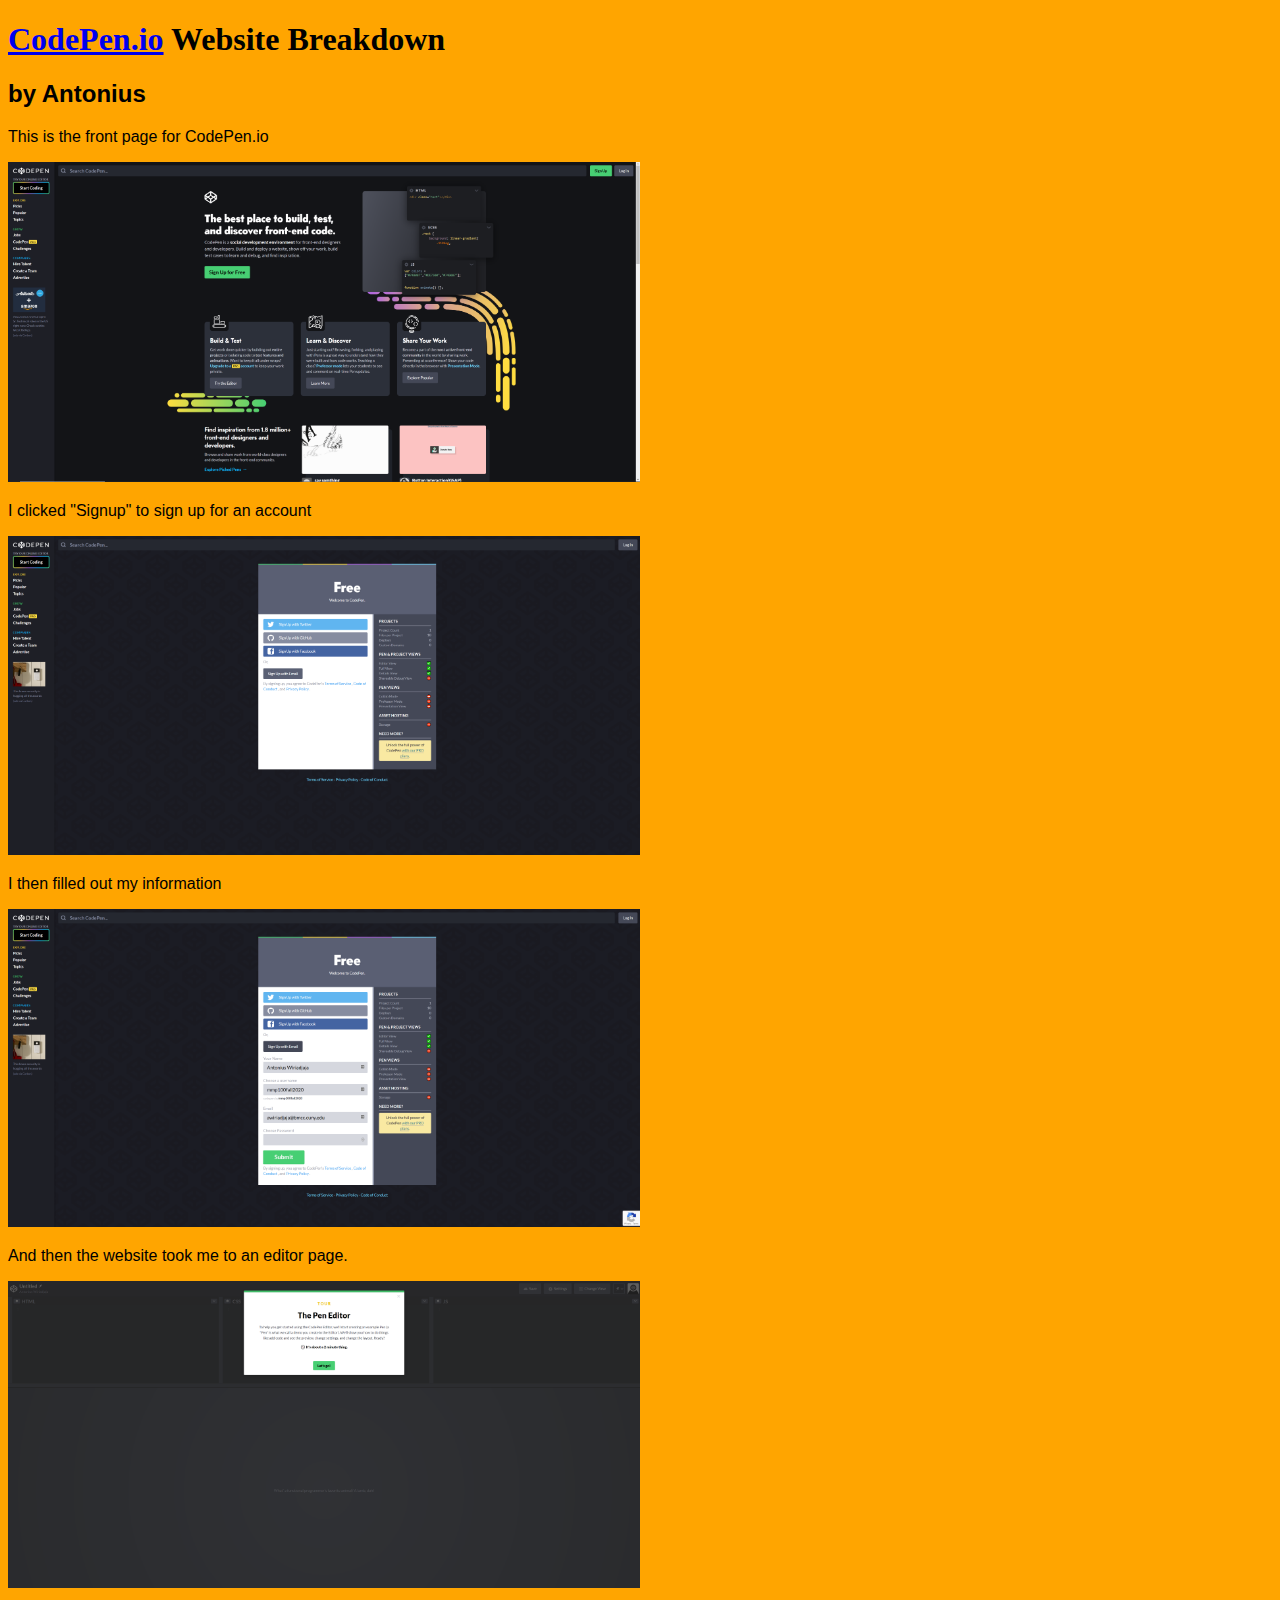
<file: website-breakdown/index.html>
<!DOCTYPE html>
<html>
<head>
	<title>Codepen Website Breakdown</title>
	<link rel="stylesheet" href="style.css">
</head>
<body>
	<h1><a href="https://codepen.io/">CodePen.io</a> Website Breakdown</h1>
	<h2>by Antonius</h2>
	<p>This is the front page for CodePen.io</p>
	<img src="images/codepen1.png">
	<p>I clicked "Signup" to sign up for an account</p>
	<img src="images/codepen2.png">
	<p>I then filled out my information</p>
	<img src="images/codepen3.png">
	<p>And then the website took me to an editor page.</p>
	<img src="images/codepen4.png">
</body>
</html>
</file>
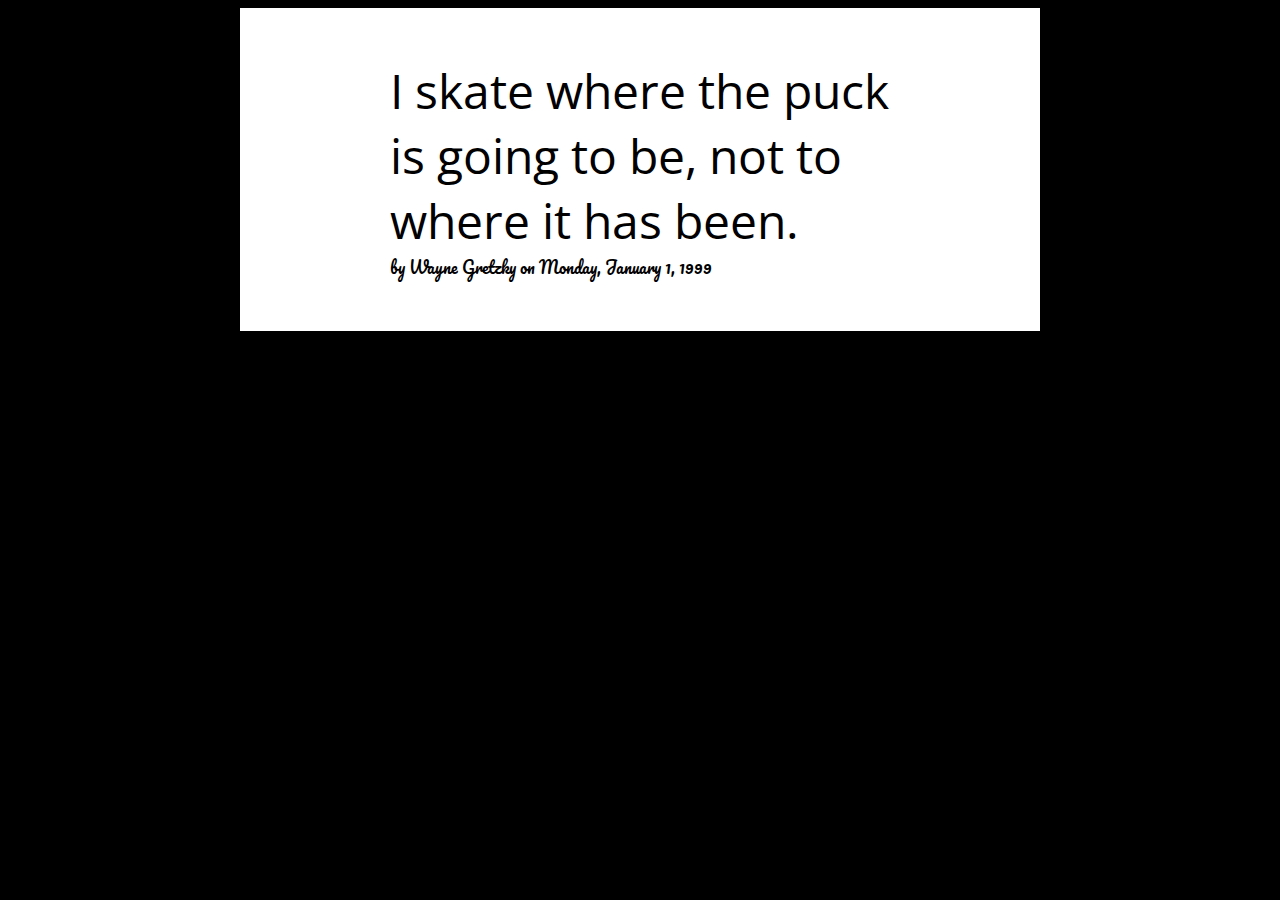
<file: unit3/typography/index.html>
<!DOCTYPE html>
<html>
<head>
	<title>Typography Example</title>
	<link href="style.css" rel="stylesheet" type="text/css">
</head>
<body>
	<div id="container">
		<div id="posts">
			<div class="post">
				<div class="post-text">I skate where the puck is going to be, not to where it has been.</div>
				<div class="post-info">
					by <span class="post-author">Wayne Gretzky</span>
					<span class="post-date">on Monday, January 1, 1999</span>
				</div>
			</div>
		</div>
	</div>
</body>
</html>
</file>
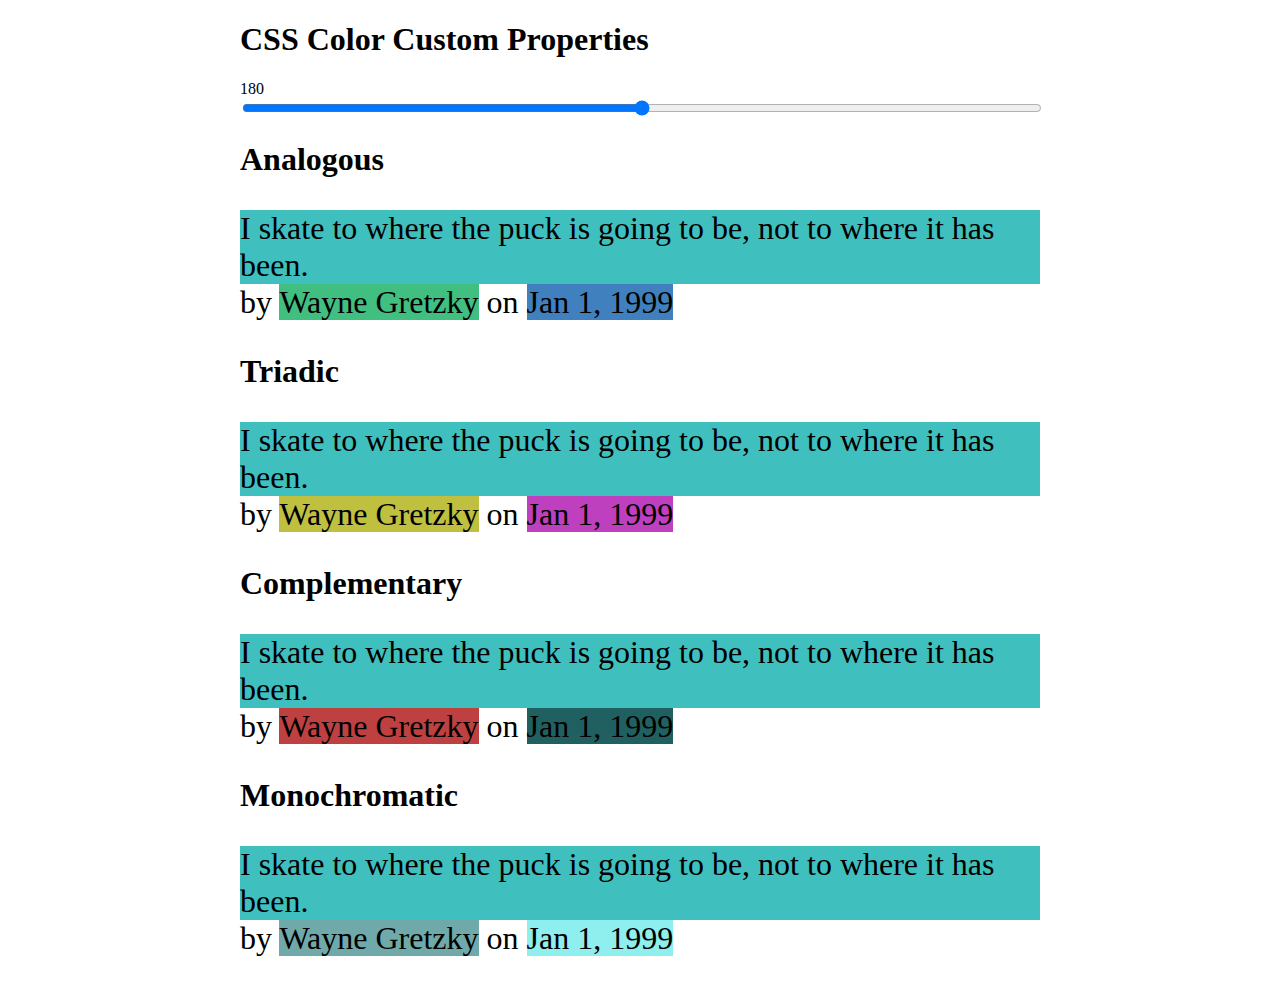
<file: unit5/hsl/index.html>
<!DOCTYPE html>
<html lang="en" >
<head>
  <meta charset="UTF-8">
  <title>Custom Properties HSL</title>
  <link rel="stylesheet" href="./style.css">

</head>
<body>

<div id="container">
  <div><h1>CSS Color Custom Properties</h1></div>
  <div>
    <div id="hue-value">180</div>
    <input type="range" min="0" max="360" value="180" step="1" id="select-hue">
  </div>
  
  <div><h1>Analogous</h1></div>
  <div class="post" id="analogous">
        <div class="post-text">I skate to where the puck is going to be, not to where it has been.</div>
        by <span class="post-author">Wayne Gretzky</span>
        on <span class="post-date">Jan 1, 1999</span>
      </div>

  <div><h1>Triadic</h1></div>
  <div class="post" id="triadic">
        <div class="post-text">I skate to where the puck is going to be, not to where it has been.</div>
        by <span class="post-author">Wayne Gretzky</span>
        on <span class="post-date">Jan 1, 1999</span>
      </div>

  <div><h1>Complementary</h1></div>
  <div class="post" id="complementary">
        <div class="post-text">I skate to where the puck is going to be, not to where it has been.</div>
        by <span class="post-author">Wayne Gretzky</span>
        on <span class="post-date">Jan 1, 1999</span>
      </div>

  <div><h1>Monochromatic</h1></div>
  <div class="post" id="monochromatic">
        <div class="post-text">I skate to where the puck is going to be, not to where it has been.</div>
        by <span class="post-author">Wayne Gretzky</span>
        on <span class="post-date">Jan 1, 1999</span>
      </div>

</div>

  <script  src="./script.js"></script>

</body>
</html>
</file>
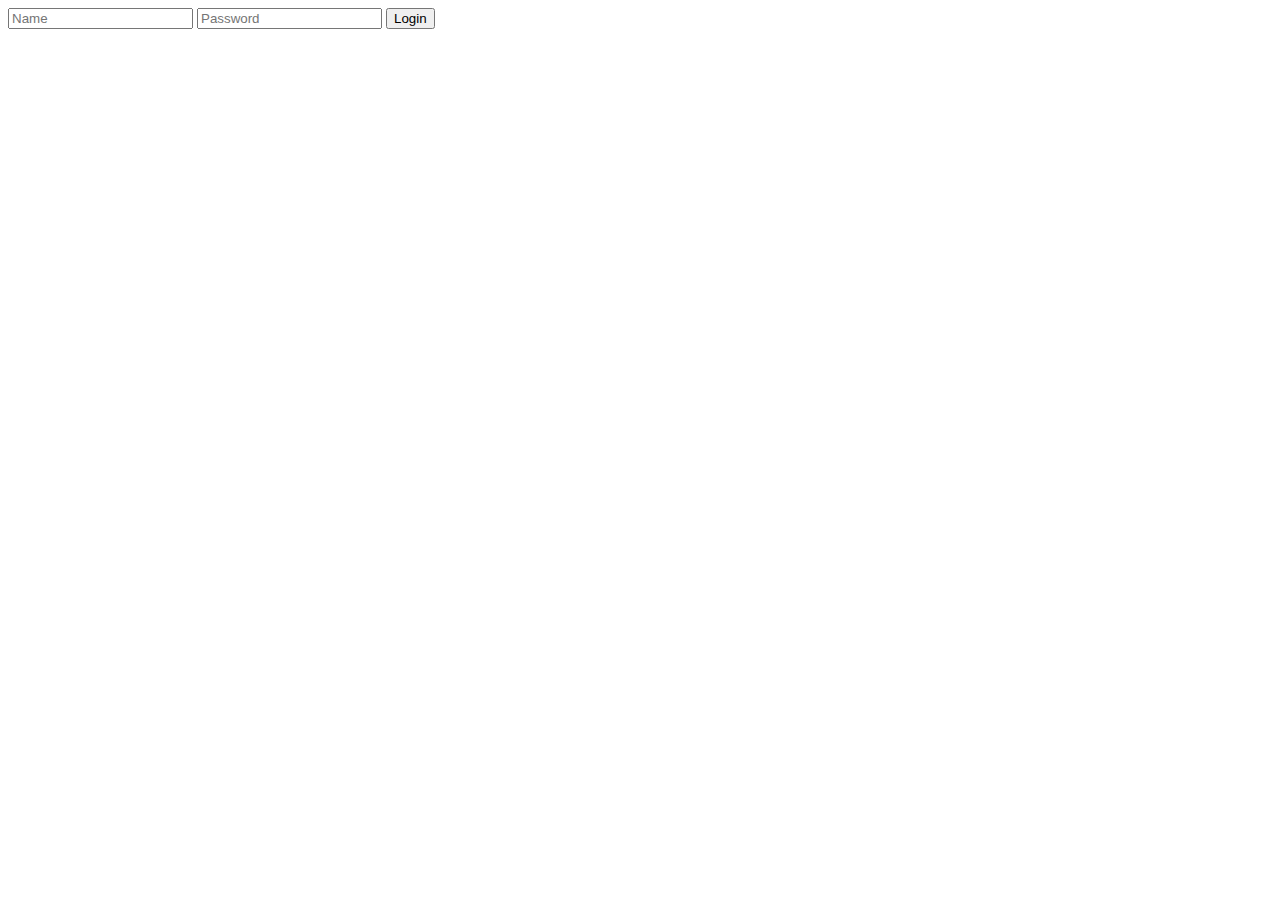
<file: unit2/textinput/input.html>
<!-- this is my text input html file -->
<!DOCTYPE html>
<html>
<head>
</head>
<body>
	<input id="name" type="text" placeholder="Name">
	<input id="password" type="password" placeholder="Password">
	<button id="login-button">Login</button>
	<p id="login-message"></p>
	<script src="inputEvent.js"></script>
</body>
</html>
</file>
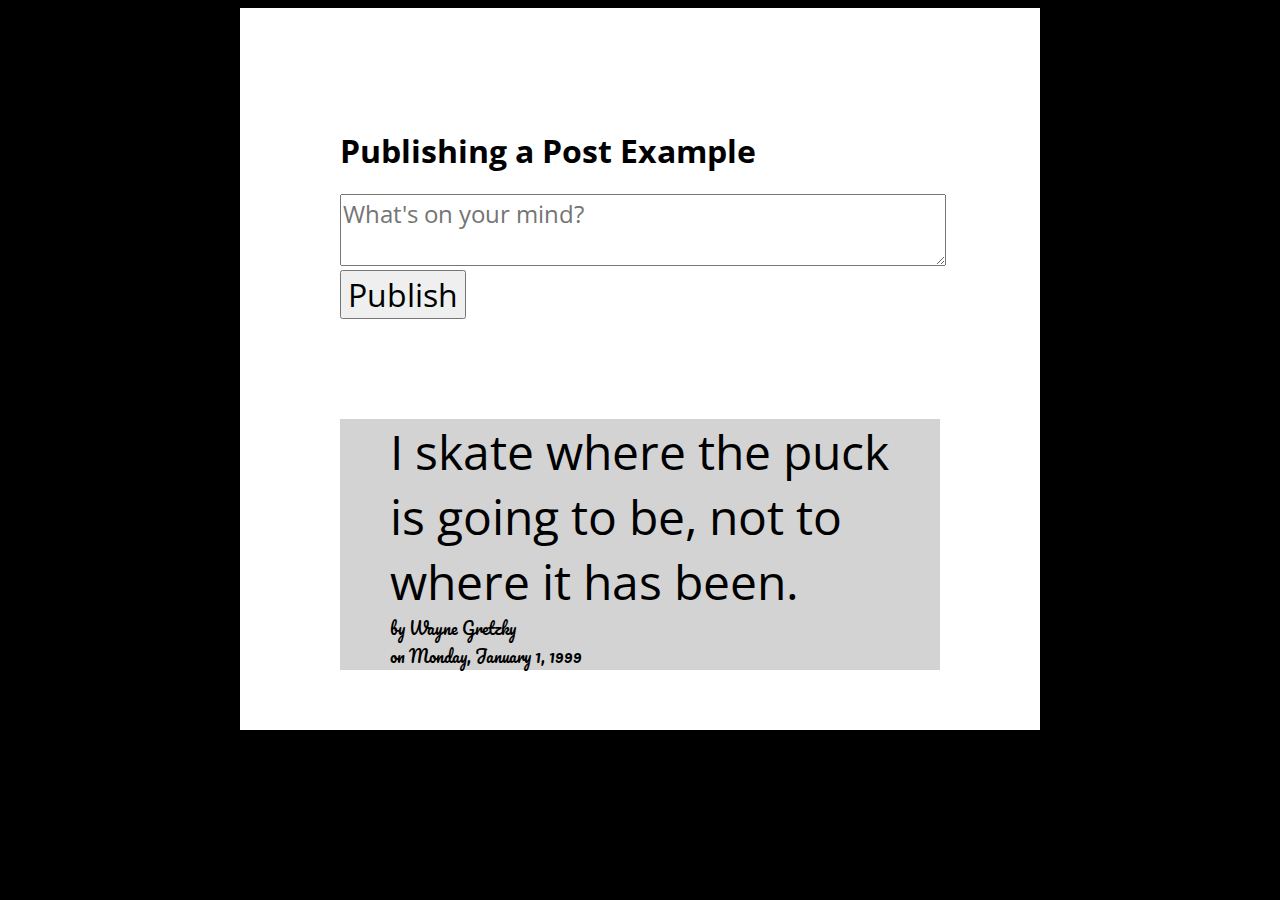
<file: unit4/publish/posts.html>
<!DOCTYPE html>
<html>
<head>
	<title>Publish Example</title>
	<link href="style.css" rel="stylesheet" type="text/css">
</head>
<body>
	<div id="container">

		<div id="heading">
			<h1>Publishing a Post Example</h1>
		</div>

		<!-- elements to let users write a new post -->
		<div id="write-post">
			<div>
				<textarea id="post-body" placeholder="What's on your mind?"></textarea></div>
			<div>
				<button id="submit-post">Publish</button>
			</div>
		</div>

		<!-- elements to show the posts -->
		<div id="posts">
			<div class="post">
				<div class="post-text">I skate where the puck is going to be, not to where it has been.</div>
				<div class="post-info">
					by <span class="post-author">Wayne Gretzky</span>
					<div class="post-date">on Monday, January 1, 1999</div>
				</div>
			</div>
		</div>

	</div> <!-- end of container -->

	<!-- Scripts -->
	<script src="js/publish.js"></script>

</body>
</html>
</file>
<file: website-breakdown/style.css>
body {
	font-family: Helvetica;
	background-color: orange;
	color: black;
}

h1 {
	font-family: Impact;
	color: black;
}

img {
	width: 50%;
	height: auto;
}
</file>
<file: unit3/typography/style.css>
@import "css/main.css";
@import "css/typography-3.css";

/* typographic pairing 1 */
@import url('https://fonts.googleapis.com/css2?family=Oswald&family=Raleway:ital@0;1&display=swap');
/* typographic pairing 2 */
@import url('https://fonts.googleapis.com/css2?family=Black+Ops+One&family=Lato&display=swap');
/* typographic pairing 3 */
@import url('https://fonts.googleapis.com/css2?family=Open+Sans&family=Pacifico&display=swap');
</file>
<file: unit5/hsl/style.css>
:root {
  --master-hue: 180;
}

#container {
  max-width: 800px;
  margin-left: auto;
  margin-right: auto;
}

#select-hue{
  width:100%
}

#analogous {
  --main-hue: var(--master-hue);
  --accent-one-hue: calc(var(--main-hue) - 30);
  --accent-two-hue: calc(var(--main-hue) + 30);
  --main: hsl(var(--main-hue), 50%, 50%);
  --accent-one: hsl(var(--accent-one-hue), 50%, 50%);
  --accent-two: hsl(var(--accent-two-hue), 50%, 50%);
}
.post {
  margin: 1em 0;
  font-size: 2em;
}
.post-text {
  background-color: var(--main);
}
.post-author {
  background-color: var(--accent-one);
}
.post-date {
  background-color: var(--accent-two);
}

#triadic {
  --main-hue: var(--master-hue);
  --accent-one-hue: calc(var(--main-hue) - 120);
  --accent-two-hue: calc(var(--main-hue) + 120);
  --main: hsl(var(--main-hue), 50%, 50%);
  --accent-one: hsl(var(--accent-one-hue), 50%, 50%);
  --accent-two: hsl(var(--accent-two-hue), 50%, 50%);
}

#complementary {
  --main-hue: var(--master-hue);
  --accent: calc(var(--main-hue) - 180);
  --main: hsl(var(--main-hue), 50%, 50%);
  --accent-one: hsl(var(--accent), 50%, 50%);
  --accent-two: hsl(var(--main-hue), 50%, 25%);
}

#monochromatic {
  --main-hue: var(--master-hue);
  --main: hsl(var(--main-hue), 50%, 50%);
  --accent-one: hsl(var(--main-hue), 25%, 55%);
  --accent-two: hsl(var(--main-hue), 75%, 75%);
}
</file>
<file: unit4/publish/style.css>
@import "css/main.css";
@import "css/typography.css";

/* typographic pairing 1 */
@import url('https://fonts.googleapis.com/css2?family=Oswald&family=Raleway:ital@0;1&display=swap');
/* typographic pairing 2 */
@import url('https://fonts.googleapis.com/css2?family=Black+Ops+One&family=Lato&display=swap');
/* typographic pairing 3 */
@import url('https://fonts.googleapis.com/css2?family=Open+Sans&family=Pacifico&display=swap');
</file>
